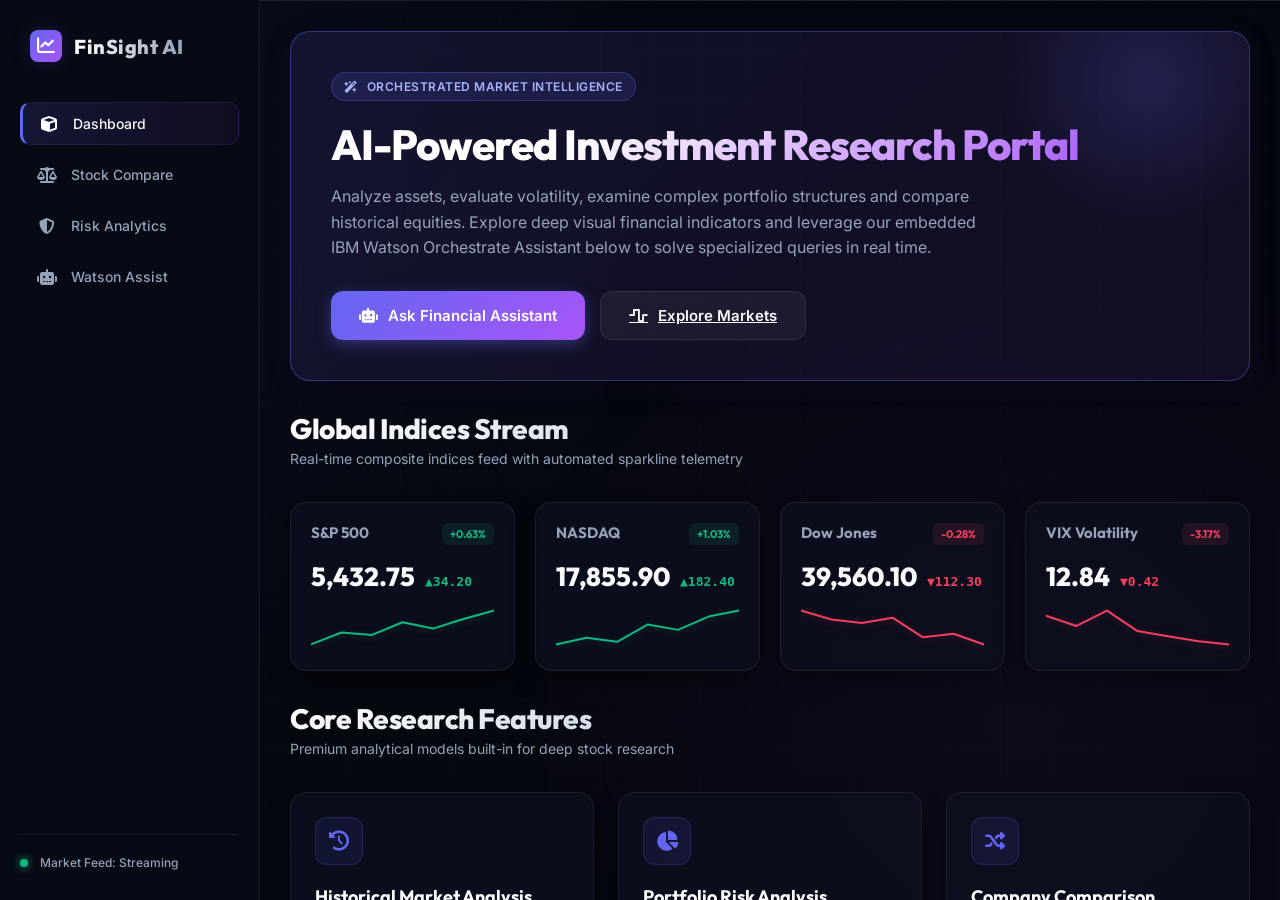
<file: index.html>
<!DOCTYPE html>
<html lang="en">
<head>
    <meta charset="UTF-8">
    <meta name="viewport" content="width=device-width, initial-scale=1.0">
    <title>FinSight AI - Premium Investment Research & Market Intelligence</title>
    
    <!-- CSS Dependencies -->
    <link rel="stylesheet" href="index.css">
    
    <!-- Icons dependency (Font Awesome) -->
    <link rel="stylesheet" href="https://cdnjs.cloudflare.com/ajax/libs/font-awesome/6.4.0/css/all.min.css">
</head>
<body>

    <div class="app-container">
        
        <!-- Sidebar Navigation -->
        <aside class="sidebar">
            <div class="logo-container">
                <div class="logo-mark">
                    <i class="fa-solid fa-chart-line logo-logo"></i>
                </div>
                <span class="logo-text">FinSight AI</span>
            </div>
            
            <nav class="sidebar-nav">
                <a class="nav-item active" data-tab="dashboard">
                    <i class="fa-solid fa-cube"></i>
                    <span>Dashboard</span>
                </a>
                <a class="nav-item" data-tab="compare">
                    <i class="fa-solid fa-scale-balanced"></i>
                    <span>Stock Compare</span>
                </a>
                <a class="nav-item" data-tab="risk">
                    <i class="fa-solid fa-shield-halved"></i>
                    <span>Risk Analytics</span>
                </a>
                <a class="nav-item" data-tab="guide">
                    <i class="fa-solid fa-robot"></i>
                    <span>Watson Assist</span>
                </a>
            </nav>
            
            <div class="sidebar-footer">
                <div class="sidebar-status-dot"></div>
                <span class="sidebar-status-text">Market Feed: Streaming</span>
            </div>
        </aside>

        <!-- Main Workspace Area -->
        <main class="main-content">
            
            <!-- Live Ticker at the absolute top -->
            <div class="ticker-wrap" id="ticker-wrap"></div>
            
            <div class="dashboard-workspace">
                
                <!-- ====== VIEW 1: DASHBOARD OVERVIEW ====== -->
                <div class="tab-view active" id="dashboard-view">
                    
                    <!-- Hero Section -->
                    <section class="hero-card">
                        <div class="hero-badge">
                            <i class="fa-solid fa-wand-magic-sparkles"></i>
                            <span>Orchestrated Market Intelligence</span>
                        </div>
                        <h1 class="hero-title">AI-Powered Investment Research Portal</h1>
                        <p class="hero-desc">
                            Analyze assets, evaluate volatility, examine complex portfolio structures and compare historical equities. Explore deep visual financial indicators and leverage our embedded IBM Watson Orchestrate Assistant below to solve specialized queries in real time.
                        </p>
                        <div class="hero-ctas">
                            <button class="btn-primary" onclick="triggerWatsonHighlight('Compare Apple and Microsoft over the last five years.')">
                                <i class="fa-solid fa-robot"></i> Ask Financial Assistant
                            </button>
                            <a href="#market-indices" class="btn-secondary">
                                <i class="fa-solid fa-wave-square"></i> Explore Markets
                            </a>
                        </div>
                    </section>

                    <!-- Market Index Cards -->
                    <div class="section-header" id="market-indices">
                        <div>
                            <h2 class="section-title">Global Indices Stream</h2>
                            <p class="section-subtitle">Real-time composite indices feed with automated sparkline telemetry</p>
                        </div>
                    </div>
                    
                    <div class="indices-grid">
                        <div class="index-card" id="idx-SP500"></div>
                        <div class="index-card" id="idx-NASDAQ"></div>
                        <div class="index-card" id="idx-DOWJONES"></div>
                        <div class="index-card" id="idx-VIX"></div>
                    </div>

                    <!-- Features Section -->
                    <div class="section-header">
                        <div>
                            <h2 class="section-title">Core Research Features</h2>
                            <p class="section-subtitle">Premium analytical models built-in for deep stock research</p>
                        </div>
                    </div>

                    <div class="grid-container">
                        <div class="glass-card">
                            <div class="card-icon"><i class="fa-solid fa-history"></i></div>
                            <h3 class="card-title">Historical Market Analysis</h3>
                            <p class="card-desc">Parse over 20 years of trade history to understand market beta, price adjustments, and volatility curves.</p>
                        </div>
                        <div class="glass-card">
                            <div class="card-icon"><i class="fa-solid fa-chart-pie"></i></div>
                            <h3 class="card-title">Portfolio Risk Analysis</h3>
                            <p class="card-desc">Evaluate asset concentrations, sector risk exposure, and get automated alerts for capital allocation.</p>
                        </div>
                        <div class="glass-card">
                            <div class="card-icon"><i class="fa-solid fa-shuffle"></i></div>
                            <h3 class="card-title">Company Comparison</h3>
                            <p class="card-desc">Side-by-side comparative grids highlighting multiples, profit margins, growth velocity, and general risk metrics.</p>
                        </div>
                        <div class="glass-card">
                            <div class="card-icon"><i class="fa-solid fa-brain"></i></div>
                            <h3 class="card-title">Financial Insights</h3>
                            <p class="card-desc">Leverage advanced neural models to summarize key valuation milestones and corporate decisions.</p>
                        </div>
                        <div class="glass-card">
                            <div class="card-icon"><i class="fa-solid fa-bullseye"></i></div>
                            <h3 class="card-title">Market Intelligence</h3>
                            <p class="card-desc">Curated summaries explaining unexpected equity volatility and intraday sector breakouts.</p>
                        </div>
                        <div class="glass-card">
                            <div class="card-icon"><i class="fa-solid fa-calendar-check"></i></div>
                            <h3 class="card-title">Earnings Analysis</h3>
                            <p class="card-desc">Decipher SEC documentation, conference transcripts, EPS beats, and forward guides instantly.</p>
                        </div>
                    </div>

                    <!-- Example Prompt Cards -->
                    <div class="section-header">
                        <div>
                            <h2 class="section-title">Ask Assistant Anything</h2>
                            <p class="section-subtitle">Select a research starter query to consult Watson Orchestrate agent</p>
                        </div>
                    </div>

                    <div class="prompts-container">
                        <div class="prompt-list">
                            <div class="prompt-card">
                                <i class="fa-solid fa-circle-question prompt-icon"></i>
                                <span class="prompt-text">Why did NVIDIA fall today?</span>
                                <i class="fa-solid fa-arrow-right prompt-arrow"></i>
                            </div>
                            <div class="prompt-card">
                                <i class="fa-solid fa-circle-question prompt-icon"></i>
                                <span class="prompt-text">Compare Apple and Microsoft over the last five years.</span>
                                <i class="fa-solid fa-arrow-right prompt-arrow"></i>
                            </div>
                            <div class="prompt-card">
                                <i class="fa-solid fa-circle-question prompt-icon"></i>
                                <span class="prompt-text">What are the risks of holding only technology stocks?</span>
                                <i class="fa-solid fa-arrow-right prompt-arrow"></i>
                            </div>
                            <div class="prompt-card">
                                <i class="fa-solid fa-circle-question prompt-icon"></i>
                                <span class="prompt-text">Explain Tesla's recent performance.</span>
                                <i class="fa-solid fa-arrow-right prompt-arrow"></i>
                            </div>
                            <div class="prompt-card">
                                <i class="fa-solid fa-circle-question prompt-icon"></i>
                                <span class="prompt-text">Which sectors outperform during high interest rates?</span>
                                <i class="fa-solid fa-arrow-right prompt-arrow"></i>
                            </div>
                        </div>
                    </div>
                </div>

                <!-- ====== VIEW 2: STOCK COMPARE VIEW ====== -->
                <div class="tab-view" id="compare-view">
                    <div class="section-header">
                        <div>
                            <h2 class="section-title">Equity Comparison Terminal</h2>
                            <p class="section-subtitle">Side-by-side evaluation of leading commercial assets</p>
                        </div>
                    </div>

                    <div class="comparison-container">
                        <!-- Selectors -->
                        <div class="glass-card compare-selector-card">
                            <h3 class="card-title"><i class="fa-solid fa-sliders"></i> Select Assests</h3>
                            <div class="selector-group">
                                <label for="compStockA">Asset A (Indigo)</label>
                                <select class="custom-select" id="compStockA">
                                    <option value="AAPL" selected>Apple Inc. (AAPL)</option>
                                    <option value="MSFT">Microsoft Corp. (MSFT)</option>
                                    <option value="NVDA">NVIDIA Corp. (NVDA)</option>
                                    <option value="TSLA">Tesla Inc. (TSLA)</option>
                                    <option value="IBM">IBM Corp. (IBM)</option>
                                </select>
                            </div>
                            <div class="selector-group">
                                <label for="compStockB">Asset B (Cyan)</label>
                                <select class="custom-select" id="compStockB">
                                    <option value="AAPL">Apple Inc. (AAPL)</option>
                                    <option value="MSFT" selected>Microsoft Corp. (MSFT)</option>
                                    <option value="NVDA">NVIDIA Corp. (NVDA)</option>
                                    <option value="TSLA">Tesla Inc. (TSLA)</option>
                                    <option value="IBM">IBM Corp. (IBM)</option>
                                </select>
                            </div>
                        </div>

                        <!-- Results grid -->
                        <div class="glass-card comparison-results-card">
                            <div class="compare-header-row">
                                <div class="company-badge-display">
                                    <span class="comp-badge comp-a" id="compBadgeA">AAPL</span>
                                    <span class="vs-divider">VS</span>
                                    <span class="comp-badge comp-b" id="compBadgeB">MSFT</span>
                                </div>
                                <div style="text-align:right;">
                                    <div style="font-size:12px; color:var(--text-muted);">Dynamic evaluation</div>
                                    <div style="font-size:13px; font-weight:600; color:var(--accent-emerald);" id="compNameA">Apple Inc.</div>
                                    <div style="font-size:13px; font-weight:600; color:var(--accent-cyan);" id="compNameB">Microsoft Corp.</div>
                                </div>
                            </div>

                            <div class="compare-metrics-list">
                                <!-- PE -->
                                <div class="metric-row">
                                    <div class="metric-label-group">
                                        <span class="metric-name">P/E Ratio (Lower is preferred)</span>
                                        <span>
                                            <span class="metric-value-a" id="valA-pe">31.2</span> vs 
                                            <span class="metric-value-b" id="valB-pe">34.5</span>
                                        </span>
                                    </div>
                                    <div class="compare-gauge">
                                        <div class="gauge-bar-a" id="gaugeA-pe"></div>
                                        <div class="gauge-bar-b" id="gaugeB-pe"></div>
                                    </div>
                                </div>

                                <!-- Market Cap -->
                                <div class="metric-row">
                                    <div class="metric-label-group">
                                        <span class="metric-name">Market Capitalization</span>
                                        <span>
                                            <span class="metric-value-a" id="valA-mcap">3.38T</span> vs 
                                            <span class="metric-value-b" id="valB-mcap">3.25T</span>
                                        </span>
                                    </div>
                                    <div class="compare-gauge">
                                        <div class="gauge-bar-a" id="gaugeA-mcap"></div>
                                        <div class="gauge-bar-b" id="gaugeB-mcap"></div>
                                    </div>
                                </div>

                                <!-- Revenue Growth -->
                                <div class="metric-row">
                                    <div class="metric-label-group">
                                        <span class="metric-name">Intraday / Revenue Growth (YoY)</span>
                                        <span>
                                            <span class="metric-value-a" id="valA-growth">5.2%</span> vs 
                                            <span class="metric-value-b" id="valB-growth">12.4%</span>
                                        </span>
                                    </div>
                                    <div class="compare-gauge">
                                        <div class="gauge-bar-a" id="gaugeA-growth"></div>
                                        <div class="gauge-bar-b" id="gaugeB-growth"></div>
                                    </div>
                                </div>

                                <!-- Profit Margin -->
                                <div class="metric-row">
                                    <div class="metric-label-group">
                                        <span class="metric-name">Operating Profit Margin</span>
                                        <span>
                                            <span class="metric-value-a" id="valA-profit">26.3%</span> vs 
                                            <span class="metric-value-b" id="valB-profit">36.2%</span>
                                        </span>
                                    </div>
                                    <div class="compare-gauge">
                                        <div class="gauge-bar-a" id="gaugeA-profit"></div>
                                        <div class="gauge-bar-b" id="gaugeB-profit"></div>
                                    </div>
                                </div>

                                <!-- Risk Score -->
                                <div class="metric-row">
                                    <div class="metric-label-group">
                                        <span class="metric-name">Beta Volatility Rating</span>
                                        <span>
                                            <span class="metric-value-a" id="valA-risk">Low</span> vs 
                                            <span class="metric-value-b" id="valB-risk">Low</span>
                                        </span>
                                    </div>
                                    <div class="compare-gauge">
                                        <div class="gauge-bar-a" id="gaugeA-risk"></div>
                                        <div class="gauge-bar-b" id="gaugeB-risk"></div>
                                    </div>
                                </div>

                                <!-- FinSight Score -->
                                <div class="metric-row">
                                    <div class="metric-label-group">
                                        <span class="metric-name">Proprietary Health Rating</span>
                                        <span>
                                            <span class="metric-value-a" id="valA-score">85</span> vs 
                                            <span class="metric-value-b" id="valB-score">89</span>
                                        </span>
                                    </div>
                                    <div class="compare-gauge">
                                        <div class="gauge-bar-a" id="gaugeA-score"></div>
                                        <div class="gauge-bar-b" id="gaugeB-score"></div>
                                    </div>
                                </div>
                            </div>
                        </div>
                    </div>
                </div>

                <!-- ====== VIEW 3: PORTFOLIO RISK VIEW ====== -->
                <div class="tab-view" id="risk-view">
                    <div class="section-header">
                        <div>
                            <h2 class="section-title">Portfolio Risk Modeler</h2>
                            <p class="section-subtitle">Simulate asset exposures to get dynamic concentration alerts</p>
                        </div>
                    </div>

                    <div class="glass-card">
                        <div class="risk-calc-grid">
                            <!-- Sliders -->
                            <div class="risk-controls">
                                <h3 class="card-title" style="margin-bottom:10px;"><i class="fa-solid fa-sliders"></i> Sector Allocations (Sum to 100%)</h3>
                                
                                <div class="slider-group">
                                    <div class="slider-info">
                                        <span class="slider-label"><i class="fa-solid fa-microchip" style="color:#818cf8; margin-right:8px;"></i> Technology</span>
                                        <span class="slider-val" id="techVal">40%</span>
                                    </div>
                                    <input type="range" class="risk-slider" id="techSlider" min="0" max="100" value="40">
                                </div>

                                <div class="slider-group">
                                    <div class="slider-info">
                                        <span class="slider-label"><i class="fa-solid fa-building-columns" style="color:#fbbf24; margin-right:8px;"></i> Financials</span>
                                        <span class="slider-val" id="financeVal">20%</span>
                                    </div>
                                    <input type="range" class="risk-slider" id="financeSlider" min="0" max="100" value="20">
                                </div>

                                <div class="slider-group">
                                    <div class="slider-info">
                                        <span class="slider-label"><i class="fa-solid fa-heart-pulse" style="color:#34d399; margin-right:8px;"></i> Healthcare</span>
                                        <span class="slider-val" id="healthVal">25%</span>
                                    </div>
                                    <input type="range" class="risk-slider" id="healthSlider" min="0" max="100" value="25">
                                </div>

                                <div class="slider-group">
                                    <div class="slider-info">
                                        <span class="slider-label"><i class="fa-solid fa-bolt" style="color:#f87171; margin-right:8px;"></i> Energy</span>
                                        <span class="slider-val" id="energyVal">15%</span>
                                    </div>
                                    <input type="range" class="risk-slider" id="energySlider" min="0" max="100" value="15">
                                </div>
                            </div>

                            <!-- visualization donut -->
                            <div class="risk-visualization-card">
                                <h3 class="card-title"><i class="fa-solid fa-pie-chart"></i> Risk Structure Diagram</h3>
                                
                                <div class="svg-donut-container">
                                    <svg class="svg-donut" viewBox="0 0 220 220">
                                        <!-- background ring -->
                                        <circle class="donut-ring" cx="110" cy="110" r="70"></circle>
                                        
                                        <!-- technology segment -->
                                        <circle class="donut-segment" id="donut-seg-tech" cx="110" cy="110" r="70" stroke="#818cf8"></circle>
                                        
                                        <!-- financials segment -->
                                        <circle class="donut-segment" id="donut-seg-finance" cx="110" cy="110" r="70" stroke="#fbbf24"></circle>
                                        
                                        <!-- healthcare segment -->
                                        <circle class="donut-segment" id="donut-seg-health" cx="110" cy="110" r="70" stroke="#34d399"></circle>
                                        
                                        <!-- energy segment -->
                                        <circle class="donut-segment" id="donut-seg-energy" cx="110" cy="110" r="70" stroke="#f87171"></circle>
                                    </svg>
                                    
                                    <div class="donut-center-labels">
                                        <div class="donut-center-title">Beta Risk</div>
                                        <div class="donut-center-value" id="portfolioRiskVal">5.8/10</div>
                                        <div class="donut-center-desc" id="portfolioRiskDesc">MODERATE</div>
                                    </div>
                                </div>

                                <div class="risk-legend">
                                    <div class="legend-item">
                                        <div class="legend-color" style="background:#818cf8;"></div>
                                        <span>Technology</span>
                                    </div>
                                    <div class="legend-item">
                                        <div class="legend-color" style="background:#fbbf24;"></div>
                                        <span>Financials</span>
                                    </div>
                                    <div class="legend-item">
                                        <div class="legend-color" style="background:#34d399;"></div>
                                        <span>Healthcare</span>
                                    </div>
                                    <div class="legend-item">
                                        <div class="legend-color" style="background:#f87171;"></div>
                                        <span>Energy</span>
                                    </div>
                                </div>

                                <!-- dynamic risk output alert box -->
                                <div class="risk-alert-box orange" id="portfolioRiskAlert">
                                    <i class="fa-solid fa-triangle-exclamation risk-alert-icon"></i>
                                    <span>Allocations remain balanced but moderate. Watch for upcoming tech index adjustments.</span>
                                </div>
                            </div>
                        </div>
                    </div>
                </div>

                <!-- ====== VIEW 4: WATSON INFORMATION GUIDE ====== -->
                <div class="tab-view" id="guide-view">
                    <div class="section-header">
                        <div>
                            <h2 class="section-title text-gradient">IBM Watson Orchestrate Portal</h2>
                            <p class="section-subtitle">Configuring and accessing your artificial financial coworker</p>
                        </div>
                    </div>

                    <div class="glass-card" style="display-flex; flex-direction:column; gap:20px; max-width:800px; padding:30px;">
                        <div style="display:flex; align-items:center; gap:15px; margin-bottom:15px;">
                            <div class="card-icon" style="margin-bottom:0; background:rgba(6, 182, 212, 0.1); color:var(--accent-cyan); border-color:rgba(6, 182, 212, 0.25);">
                                <i class="fa-solid fa-robot"></i>
                            </div>
                            <div>
                                <h3 class="card-title" style="margin-bottom:2px;">FinSight AI Assist Status: Activated</h3>
                                <p style="font-size:13px; color:var(--text-secondary);">Deployment: ibmcloud // region: au-syd</p>
                            </div>
                        </div>

                        <p class="card-desc" style="margin-bottom:20px; line-height:1.6; font-size:14.5px;">
                            Watson Orchestrate acts as your autonomous investment coworker. Instead of searching multiple documents, websites, and data sources, you can ask questions directly in the chat widget located at the bottom-right corner of this terminal.
                        </p>

                        <div style="border-top:1px solid var(--border-color); padding-top:20px;">
                            <h4 style="font-size:14px; font-weight:700; margin-bottom:12px; text-transform:uppercase; color:var(--accent-primary); letter-spacing:0.5px;">Agent Configuration Summary</h4>
                            <div style="background:rgba(0,0,0,0.2); padding:15px; border-radius:10px; font-family:monospace; font-size:12px; color:var(--text-secondary); line-height:1.6; border:1px solid var(--border-color);">
                                <span style="color:#818cf8;">orchestrationID:</span> "7771b0c18834492aa4dee4d6786fcc61_7d81a8f2-7516-478f-8781-e882f0ffcb5f"<br>
                                <span style="color:#818cf8;">agentId:</span> "fca61dde-115c-4d70-bd4d-80962c2e11d5"<br>
                                <span style="color:#818cf8;">deployment:</span> "ibmcloud" (au-syd)<br>
                                <span style="color:#818cf8;">status:</span> "ready"
                            </div>
                        </div>

                        <div style="margin-top:20px; display:flex; gap:12px;">
                            <button class="btn-primary" onclick="triggerWatsonHighlight('Explain Tesla\'s recent performance.')">
                                <i class="fa-solid fa-circle-play"></i> Launch Chat Spotlight
                            </button>
                        </div>
                    </div>
                </div>
                
            </div>

            <!-- Footer -->
            <footer>
                <div class="footer-content">
                    <div class="footer-brand">
                        <div class="footer-logo"></div>
                        <span style="font-family:var(--font-display); font-weight:700; font-size:14px; color:white;">FinSight AI</span>
                        <span class="footer-text">© 2026. All rights reserved.</span>
                    </div>
                    <div class="footer-links">
                        <a href="#" class="nav-item-link">Dashboard</a>
                        <a href="#" class="nav-item-link">Terms of Service</a>
                        <a href="#" class="nav-item-link">Privacy Regulations</a>
                        <a href="#" class="nav-item-link">Watson Orchestrate Specs</a>
                    </div>
                </div>
            </footer>

        </main>
        
    </div>

    <!-- Watson x Orchestrate Integration Script -->
    <div id="root"></div>

    <script>
      window.wxOConfiguration = {
        orchestrationID: "7771b0c18834492aa4dee4d6786fcc61_7d81a8f2-7516-478f-8781-e882f0ffcb5f",
        hostURL: "https://au-syd.watson-orchestrate.cloud.ibm.com",
        rootElementID: "root",
        deploymentPlatform: "ibmcloud",
        crn: "crn:v1:bluemix:public:watsonx-orchestrate:au-syd:a/7771b0c18834492aa4dee4d6786fcc61:7d81a8f2-7516-478f-8781-e882f0ffcb5f::",
        chatOptions: {
            agentId: "fca61dde-115c-4d70-bd4d-80962c2e11d5",
        }
      };

      setTimeout(function () {
        const script = document.createElement('script');

        script.src =
          `${window.wxOConfiguration.hostURL}/wxochat/wxoLoader.js?embed=true`;

        script.addEventListener('load', function () {
          wxoLoader.init();
        });

        document.head.appendChild(script);
      }, 0);
    </script>

    <!-- App Logic Script -->
    <script src="app.js"></script>
    
</body>
</html>
</file>
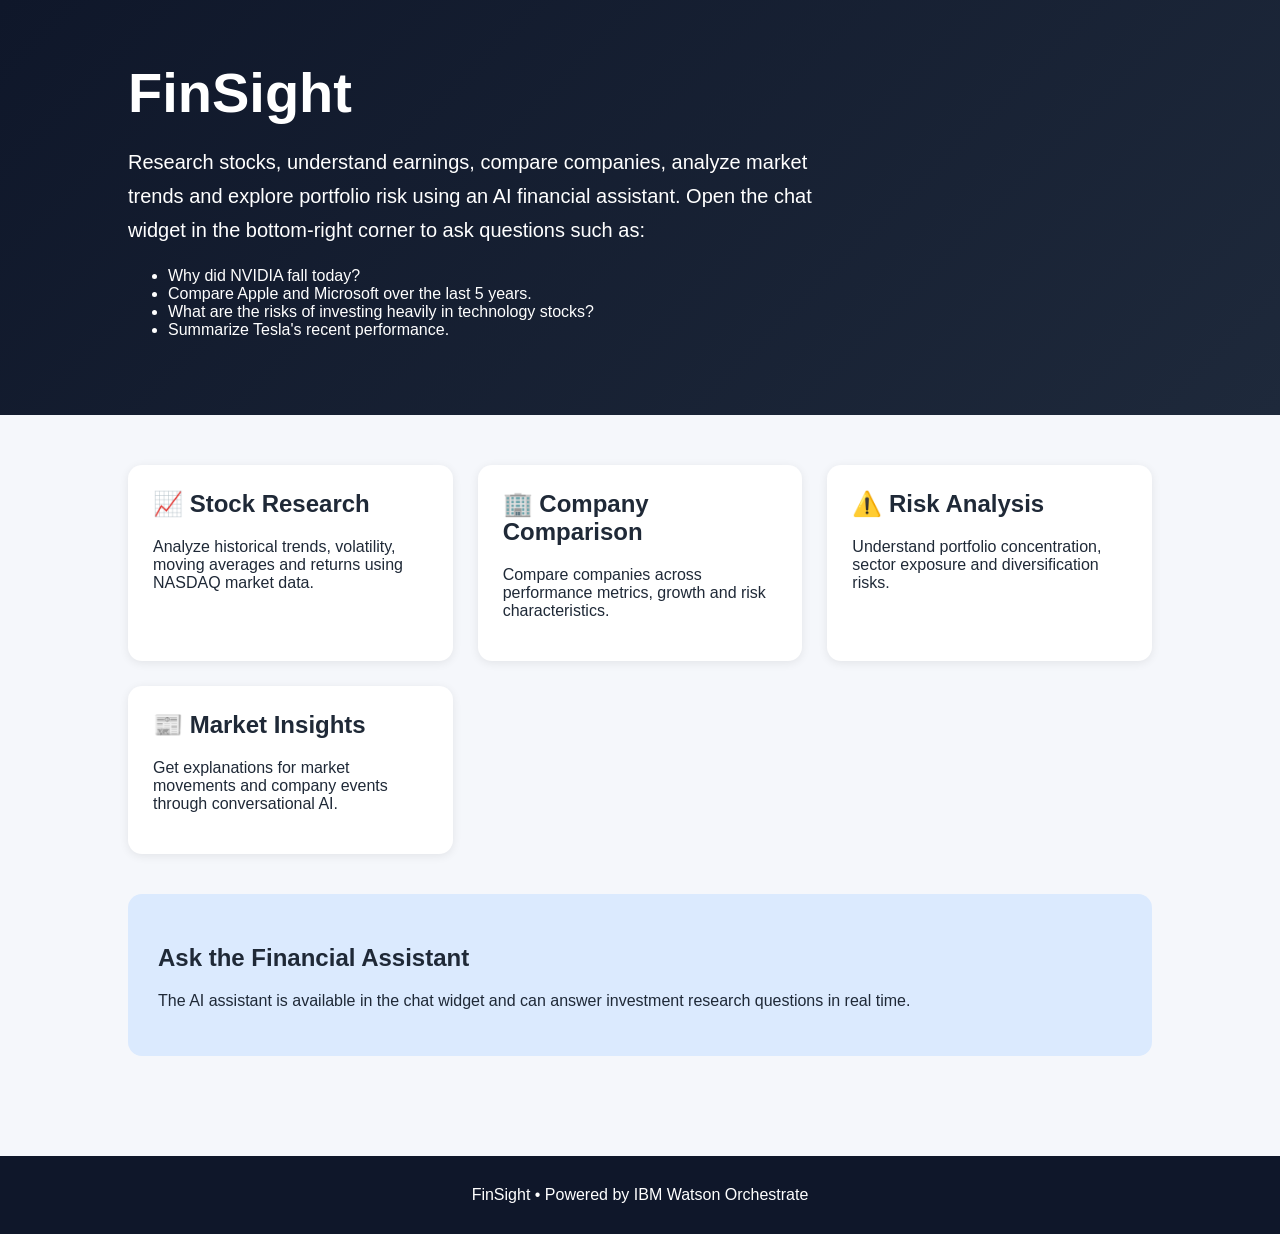
<file: test.html>
<!DOCTYPE html>
<html lang="en">
<head>
<meta charset="UTF-8">
<meta name="viewport" content="width=device-width, initial-scale=1.0">
<title>FinSight - AI Investment Research Portal</title>
<style>
body{
    margin:0;
    font-family:Arial,sans-serif;
    background:#f5f7fb;
    color:#1f2937;
}
header{
    padding:60px 10%;
    background:linear-gradient(135deg,#0f172a,#1e293b);
    color:white;
}
header h1{font-size:56px;margin:0;}
header p{font-size:20px;max-width:700px;line-height:1.7;}
.container{
    padding:50px 10%;
}
.grid{
    display:grid;
    grid-template-columns:repeat(auto-fit,minmax(280px,1fr));
    gap:25px;
}
.card{
    background:white;
    padding:25px;
    border-radius:14px;
    box-shadow:0 2px 10px rgba(0,0,0,0.08);
}
.card h2{
    margin-top:0;
}
.banner{
    margin-top:40px;
    padding:30px;
    border-radius:14px;
    background:#dbeafe;
}
footer{
    margin-top:50px;
    padding:30px;
    text-align:center;
    background:#0f172a;
    color:white;
}
</style>
</head>
<body>

<header>
<h1>FinSight</h1>
<p>
Research stocks, understand earnings, compare companies,
analyze market trends and explore portfolio risk using an AI financial assistant.
Open the chat widget in the bottom-right corner to ask questions such as:
</p>
<ul>
<li>Why did NVIDIA fall today?</li>
<li>Compare Apple and Microsoft over the last 5 years.</li>
<li>What are the risks of investing heavily in technology stocks?</li>
<li>Summarize Tesla's recent performance.</li>
</ul>
</header>

<div class="container">

<div class="grid">
<div class="card">
<h2>📈 Stock Research</h2>
<p>Analyze historical trends, volatility, moving averages and returns using NASDAQ market data.</p>
</div>

<div class="card">
<h2>🏢 Company Comparison</h2>
<p>Compare companies across performance metrics, growth and risk characteristics.</p>
</div>

<div class="card">
<h2>⚠️ Risk Analysis</h2>
<p>Understand portfolio concentration, sector exposure and diversification risks.</p>
</div>

<div class="card">
<h2>📰 Market Insights</h2>
<p>Get explanations for market movements and company events through conversational AI.</p>
</div>
</div>

<div class="banner">
<h2>Ask the Financial Assistant</h2>
<p>The AI assistant is available in the chat widget and can answer investment research questions in real time.</p>
</div>

</div>

<footer>
FinSight • Powered by IBM Watson Orchestrate
</footer>

<div id="root"></div>

<script>
window.wxOConfiguration = {
    orchestrationID: "7771b0c18834492aa4dee4d6786fcc61_7d81a8f2-7516-478f-8781-e882f0ffcb5f",
    hostURL: "https://au-syd.watson-orchestrate.cloud.ibm.com",
    rootElementID: "root",
    deploymentPlatform: "ibmcloud",
    crn: "crn:v1:bluemix:public:watsonx-orchestrate:au-syd:a/7771b0c18834492aa4dee4d6786fcc61:7d81a8f2-7516-478f-8781-e882f0ffcb5f::",
    chatOptions: {
        agentId: "fca61dde-115c-4d70-bd4d-80962c2e11d5",
    }
};

setTimeout(function () {
    const script = document.createElement('script');
    script.src = `${window.wxOConfiguration.hostURL}/wxochat/wxoLoader.js?embed=true`;
    script.addEventListener('load', function () {
        wxoLoader.init();
    });
    document.head.appendChild(script);
},0);
</script>

</body>
</html>
</file>
<file: index.css>
/* FinSight AI Design System & Styling */
@import url('https://fonts.googleapis.com/css2?family=Inter:wght@300;400;500;600;700&family=Outfit:wght@400;500;600;700;800&display=swap');

:root {
    --bg-primary: #05070f;
    --bg-secondary: #0c0e1a;
    --bg-sidebar: #070914;
    --bg-card: rgba(13, 17, 34, 0.7);
    --bg-card-hover: rgba(22, 29, 59, 0.8);
    --border-color: rgba(255, 255, 255, 0.08);
    --border-hover: rgba(99, 102, 241, 0.4);
    
    --accent-primary: #6366f1;
    --accent-secondary: #a855f7;
    --accent-cyan: #06b6d4;
    --accent-emerald: #10b981;
    --accent-rose: #f43f5e;
    --accent-glow: rgba(99, 102, 241, 0.08);
    
    --text-primary: #f8fafc;
    --text-secondary: #94a3b8;
    --text-muted: #475569;
    
    --font-sans: 'Inter', sans-serif;
    --font-display: 'Outfit', sans-serif;
    
    --transition-smooth: all 0.3s cubic-bezier(0.4, 0, 0.2, 1);
    --shadow-premium: 0 10px 30px -10px rgba(0, 0, 0, 0.7);
    --shadow-neon: 0 0 20px rgba(99, 102, 241, 0.2);
}

* {
    margin: 0;
    padding: 0;
    box-sizing: border-box;
    scrollbar-width: thin;
    scrollbar-color: var(--accent-primary) var(--bg-secondary);
}

*::-webkit-scrollbar {
    width: 6px;
    height: 6px;
}
*::-webkit-scrollbar-track {
    background: var(--bg-secondary);
}
*::-webkit-scrollbar-thumb {
    background-color: var(--accent-primary);
    border-radius: 20px;
}

body {
    font-family: var(--font-sans);
    background-color: var(--bg-primary);
    color: var(--text-primary);
    overflow-x: hidden;
    min-height: 100vh;
    display: flex;
    position: relative;
    background-image: 
        radial-gradient(circle at 10% 20%, rgba(99, 102, 241, 0.05) 0%, transparent 40%),
        radial-gradient(circle at 80% 80%, rgba(168, 85, 247, 0.05) 0%, transparent 40%);
}

/* Background grid effect */
body::before {
    content: '';
    position: absolute;
    top: 0;
    left: 0;
    width: 100%;
    height: 100%;
    background-image: linear-gradient(rgba(255, 255, 255, 0.007) 1px, transparent 1px),
                      linear-gradient(90deg, rgba(255, 255, 255, 0.007) 1px, transparent 1px);
    background-size: 50px 50px;
    z-index: -1;
    pointer-events: none;
}

/* Main Layout Grid */
.app-container {
    display: grid;
    grid-template-columns: 260px 1fr;
    width: 100%;
    min-height: 100vh;
}

/* Sidebar Styles */
.sidebar {
    background-color: var(--bg-sidebar);
    border-right: 1px solid var(--border-color);
    display: flex;
    flex-direction: column;
    padding: 30px 20px;
    position: sticky;
    top: 0;
    height: 100vh;
    z-index: 100;
}

.logo-container {
    display: flex;
    align-items: center;
    gap: 12px;
    margin-bottom: 40px;
    padding-left: 10px;
}

.logo-mark {
    width: 32px;
    height: 32px;
    background: linear-gradient(135deg, var(--accent-primary), var(--accent-secondary));
    border-radius: 8px;
    display: flex;
    align-items: center;
    justify-content: center;
    box-shadow: var(--shadow-neon);
}

.logo-logo {
    color: white;
    font-size: 18px;
    font-weight: 700;
}

.logo-text {
    font-family: var(--font-display);
    font-size: 20px;
    font-weight: 800;
    letter-spacing: 0.5px;
    background: linear-gradient(to right, #ffffff, #94a3b8);
    -webkit-background-clip: text;
    -webkit-text-fill-color: transparent;
}

.sidebar-nav {
    display: flex;
    flex-direction: column;
    gap: 8px;
    flex-grow: 1;
}

.nav-item {
    display: flex;
    align-items: center;
    gap: 14px;
    padding: 12px 16px;
    color: var(--text-secondary);
    text-decoration: none;
    border-radius: 10px;
    font-weight: 500;
    font-size: 14px;
    transition: var(--transition-smooth);
    border: 1px solid transparent;
    cursor: pointer;
}

.nav-item i {
    font-size: 16px;
    width: 20px;
    text-align: center;
}

.nav-item:hover, .nav-item.active {
    color: var(--text-primary);
    background-color: rgba(99, 102, 241, 0.08);
    border-color: rgba(99, 102, 241, 0.15);
}

.nav-item.active {
    background: linear-gradient(to right, rgba(99, 102, 241, 0.15), rgba(168, 85, 247, 0.05));
    border-left: 3px solid var(--accent-primary);
}

.sidebar-footer {
    border-top: 1px solid var(--border-color);
    padding-top: 20px;
    display: flex;
    align-items: center;
    gap: 12px;
}

.sidebar-status-dot {
    width: 8px;
    height: 8px;
    background-color: var(--accent-emerald);
    border-radius: 50%;
    box-shadow: 0 0 10px var(--accent-emerald);
    animation: pulse 2s infinite;
}

.sidebar-status-text {
    font-size: 12px;
    color: var(--text-secondary);
    font-weight: 500;
}

@keyframes pulse {
    0% { transform: scale(1); opacity: 1; }
    50% { transform: scale(1.3); opacity: 0.5; }
    100% { transform: scale(1); opacity: 1; }
}

/* Main Dashboard Panel */
.main-content {
    display: flex;
    flex-direction: column;
    overflow-y: auto;
    height: 100vh;
}

/* Top Market Ticker */
.ticker-wrap {
    width: 100%;
    background-color: rgba(12, 14, 26, 0.85);
    backdrop-filter: blur(10px);
    border-bottom: 1px solid var(--border-color);
    overflow: hidden;
    height: 40px;
    display: flex;
    align-items: center;
    position: sticky;
    top: 0;
    z-index: 90;
}

.ticker {
    display: flex;
    width: 100%;
    white-space: nowrap;
}

.ticker-item-list {
    display: inline-flex;
    animation: ticker-move 45s linear infinite;
    gap: 40px;
    padding-right: 40px;
}

.ticker-item {
    display: flex;
    align-items: center;
    gap: 8px;
    font-family: var(--font-display);
    font-weight: 600;
    font-size: 13px;
    letter-spacing: 0.5px;
}

.ticker-symbol {
    color: var(--text-primary);
}

.ticker-price {
    font-family: monospace;
}

.price-up {
    color: var(--accent-emerald);
}

.price-down {
    color: var(--accent-rose);
}

@keyframes ticker-move {
    0% { transform: translate3d(0, 0, 0); }
    100% { transform: translate3d(-100%, 0, 0); }
}

/* Dashboard Workspace Area */
.dashboard-workspace {
    padding: 30px;
    max-width: 1400px;
    width: 100%;
    margin: 0 auto;
    flex-grow: 1;
    display: flex;
    flex-direction: column;
    gap: 30px;
}

/* Section Header */
.section-header {
    display: flex;
    justify-content: space-between;
    align-items: center;
    margin-bottom: 5px;
}

.section-title {
    font-family: var(--font-display);
    font-size: 28px;
    font-weight: 800;
    letter-spacing: -0.5px;
    background: linear-gradient(135deg, #ffffff 0%, #cbd5e1 100%);
    -webkit-background-clip: text;
    -webkit-text-fill-color: transparent;
}

.section-subtitle {
    font-size: 14px;
    color: var(--text-secondary);
    margin-top: 4px;
}

/* Interactive Tabs Support */
.tab-view {
    display: none;
    animation: fade-in 0.4s ease-out forwards;
}

.tab-view.active {
    display: flex;
    flex-direction: column;
    gap: 30px;
}

@keyframes fade-in {
    from { opacity: 0; transform: translateY(10px); }
    to { opacity: 1; transform: translateY(0); }
}

/* Hero Section */
.hero-card {
    background: linear-gradient(135deg, rgba(99, 102, 241, 0.12) 0%, rgba(168, 85, 247, 0.08) 100%);
    border: 1px solid var(--border-hover);
    border-radius: 20px;
    padding: 40px;
    position: relative;
    overflow: hidden;
    box-shadow: var(--shadow-premium), var(--accent-glow) 0px 4px 30px;
}

.hero-card::before {
    content: '';
    position: absolute;
    width: 300px;
    height: 300px;
    background: radial-gradient(circle, rgba(99, 102, 241, 0.2) 0%, transparent 70%);
    top: -100px;
    right: -50px;
    z-index: 0;
    pointer-events: none;
}

.hero-badge {
    background: rgba(99, 102, 241, 0.15);
    border: 1px solid rgba(99, 102, 241, 0.3);
    color: #a5b4fc;
    padding: 6px 12px;
    border-radius: 50px;
    font-size: 12px;
    font-weight: 600;
    display: inline-flex;
    align-items: center;
    gap: 8px;
    margin-bottom: 20px;
    letter-spacing: 0.5px;
    text-transform: uppercase;
}

.hero-badge i {
    animation: glow-pulse 1.5s infinite;
}

@keyframes glow-pulse {
    0% { opacity: 0.4; }
    50% { opacity: 1; }
    100% { opacity: 0.4; }
}

.hero-title {
    font-family: var(--font-display);
    font-size: 42px;
    font-weight: 800;
    line-height: 1.15;
    margin-bottom: 15px;
    max-width: 800px;
    letter-spacing: -1px;
    background: linear-gradient(135deg, #ffffff 30%, #a855f7 100%);
    -webkit-background-clip: text;
    -webkit-text-fill-color: transparent;
}

.hero-desc {
    color: var(--text-secondary);
    font-size: 16px;
    line-height: 1.6;
    max-width: 650px;
    margin-bottom: 30px;
}

.hero-ctas {
    display: flex;
    gap: 15px;
    flex-wrap: wrap;
    z-index: 10;
    position: relative;
}

.btn-primary {
    background: linear-gradient(135deg, var(--accent-primary) 0%, var(--accent-secondary) 100%);
    color: white;
    font-weight: 600;
    padding: 14px 28px;
    border-radius: 12px;
    border: none;
    cursor: pointer;
    font-family: var(--font-sans);
    font-size: 15px;
    box-shadow: 0 4px 15px rgba(99, 102, 241, 0.4);
    display: inline-flex;
    align-items: center;
    gap: 10px;
    transition: var(--transition-smooth);
}

.btn-primary:hover {
    transform: translateY(-2px);
    box-shadow: 0 6px 20px rgba(99, 102, 241, 0.6);
}

.btn-secondary {
    background: rgba(255, 255, 255, 0.05);
    color: var(--text-primary);
    font-weight: 600;
    padding: 14px 28px;
    border-radius: 12px;
    border: 1px solid var(--border-color);
    cursor: pointer;
    font-family: var(--font-sans);
    font-size: 15px;
    display: inline-flex;
    align-items: center;
    gap: 10px;
    transition: var(--transition-smooth);
}

.btn-secondary:hover {
    background: rgba(255, 255, 255, 0.1);
    border-color: rgba(255, 255, 255, 0.2);
    transform: translateY(-2px);
}

/* Glass Card Grid */
.grid-container {
    display: grid;
    grid-template-columns: repeat(auto-fit, minmax(300px, 1fr));
    gap: 24px;
}

.glass-card {
    background: var(--bg-card);
    border: 1px solid var(--border-color);
    border-radius: 16px;
    padding: 24px;
    transition: var(--transition-smooth);
    box-shadow: var(--shadow-premium);
    position: relative;
    overflow: hidden;
}

.glass-card:hover {
    background: var(--bg-card-hover);
    border-color: var(--border-hover);
    transform: translateY(-4px);
    box-shadow: 0 15px 30px -10px rgba(0, 0, 0, 0.8), var(--accent-glow) 0px 4px 20px;
}

.card-icon {
    width: 48px;
    height: 48px;
    background: rgba(99, 102, 241, 0.1);
    border: 1px solid rgba(99, 102, 241, 0.2);
    border-radius: 12px;
    display: flex;
    align-items: center;
    justify-content: center;
    color: var(--accent-primary);
    font-size: 20px;
    margin-bottom: 20px;
    transition: var(--transition-smooth);
}

.glass-card:hover .card-icon {
    background: linear-gradient(135deg, var(--accent-primary), var(--accent-secondary));
    color: white;
    box-shadow: var(--shadow-neon);
}

.card-title {
    font-family: var(--font-display);
    font-size: 18px;
    font-weight: 700;
    margin-bottom: 10px;
    color: var(--text-primary);
}

.card-desc {
    font-size: 14px;
    color: var(--text-secondary);
    line-height: 1.5;
}

/* Market Indices Section */
.indices-grid {
    display: grid;
    grid-template-columns: repeat(4, 1fr);
    gap: 20px;
}

@media (max-width: 1024px) {
    .indices-grid {
        grid-template-columns: repeat(2, 1fr);
    }
}
@media (max-width: 600px) {
    .indices-grid {
        grid-template-columns: 1fr;
    }
    .app-container {
        grid-template-columns: 1fr;
    }
    .sidebar {
        display: none; /* Hide on mobile for basic single-page flow, or make hamburger */
    }
}

.index-card {
    background: var(--bg-card);
    border: 1px solid var(--border-color);
    border-radius: 16px;
    padding: 20px;
    box-shadow: var(--shadow-premium);
    display: flex;
    flex-direction: column;
    position: relative;
    overflow: hidden;
}

.index-header {
    display: flex;
    justify-content: space-between;
    align-items: flex-start;
    margin-bottom: 15px;
}

.index-name {
    font-family: var(--font-display);
    font-weight: 700;
    font-size: 15px;
    color: var(--text-secondary);
}

.index-badge {
    padding: 4px 8px;
    border-radius: 6px;
    font-family: var(--font-display);
    font-weight: 700;
    font-size: 11px;
}

.badge-up {
    background: rgba(16, 185, 129, 0.1);
    color: var(--accent-emerald);
}

.badge-down {
    background: rgba(244, 63, 94, 0.1);
    color: var(--accent-rose);
}

.index-price-group {
    display: flex;
    align-items: baseline;
    gap: 10px;
    margin-bottom: 12px;
}

.index-price {
    font-family: var(--font-display);
    font-weight: 800;
    font-size: 26px;
    color: var(--text-primary);
}

.index-delta {
    font-family: monospace;
    font-size: 13px;
    font-weight: 600;
}

.index-sparkline {
    width: 100%;
    height: 45px;
}

.index-sparkline path {
    fill: none;
    stroke-width: 2.2;
    stroke-linecap: round;
    stroke-linejoin: round;
    transition: var(--transition-smooth);
}

/* Sparkline Glow Effects */
.index-sparkline.up path {
    stroke: var(--accent-emerald);
    filter: drop-shadow(0 2px 4px rgba(16, 185, 129, 0.2));
}

.index-sparkline.down path {
    stroke: var(--accent-rose);
    filter: drop-shadow(0 2px 4px rgba(244, 63, 94, 0.2));
}

/* Compare Tool Section */
.comparison-container {
    display: grid;
    grid-template-columns: 2fr 3fr;
    gap: 30px;
}

@media (max-width: 900px) {
    .comparison-container {
        grid-template-columns: 1fr;
    }
}

.compare-selector-card {
    display: flex;
    flex-direction: column;
    gap: 20px;
}

.selector-group {
    display: flex;
    flex-direction: column;
    gap: 8px;
}

.selector-group label {
    font-size: 13px;
    font-weight: 600;
    color: var(--text-secondary);
}

.custom-select {
    background-color: rgba(12, 14, 26, 0.8);
    border: 1px solid var(--border-color);
    border-radius: 10px;
    padding: 12px 16px;
    color: var(--text-primary);
    font-family: var(--font-sans);
    font-weight: 500;
    outline: none;
    cursor: pointer;
    transition: var(--transition-smooth);
}

.custom-select:focus {
    border-color: var(--accent-primary);
    box-shadow: var(--shadow-neon);
}

.comparison-results-card {
    display: flex;
    flex-direction: column;
    gap: 20px;
}

.compare-header-row {
    display: flex;
    justify-content: space-between;
    align-items: center;
    border-bottom: 1px solid var(--border-color);
    padding-bottom: 15px;
}

.company-badge-display {
    display: flex;
    align-items: center;
    gap: 12px;
}

.comp-badge {
    padding: 8px 16px;
    border-radius: 8px;
    font-family: var(--font-display);
    font-weight: 700;
    font-size: 15px;
}

.comp-a {
    background: rgba(99, 102, 241, 0.15);
    border: 1px solid rgba(99, 102, 241, 0.3);
    color: #818cf8;
}

.comp-b {
    background: rgba(6, 182, 212, 0.15);
    border: 1px solid rgba(6, 182, 212, 0.3);
    color: #22d3ee;
}

.vs-divider {
    font-family: var(--font-display);
    font-weight: 800;
    color: var(--text-muted);
}

.compare-metrics-list {
    display: flex;
    flex-direction: column;
    gap: 20px;
}

.metric-row {
    display: flex;
    flex-direction: column;
    gap: 8px;
}

.metric-label-group {
    display: flex;
    justify-content: space-between;
    font-size: 14px;
    font-weight: 600;
}

.metric-name {
    color: var(--text-primary);
}

.metric-value-a {
    color: #818cf8;
}

.metric-value-b {
    color: #22d3ee;
}

/* Comparison bar gauge */
.compare-gauge {
    display: grid;
    grid-template-columns: 1fr 1fr;
    background: rgba(255, 255, 255, 0.03);
    height: 8px;
    border-radius: 4px;
    overflow: hidden;
    position: relative;
    border: 1px solid rgba(255, 255, 255, 0.05);
}

.gauge-bar-a {
    background: var(--accent-primary);
    justify-self: end;
    height: 100%;
    border-radius: 4px 0 0 4px;
    transition: var(--transition-smooth);
}

.gauge-bar-b {
    background: var(--accent-cyan);
    justify-self: start;
    height: 100%;
    border-radius: 0 4px 4px 0;
    transition: var(--transition-smooth);
}

/* Risk Analyzer Section */
.risk-calc-grid {
    display: grid;
    grid-template-columns: 1fr 1.2fr;
    gap: 30px;
}

@media (max-width: 900px) {
    .risk-calc-grid {
        grid-template-columns: 1fr;
    }
}

.risk-controls {
    display: flex;
    flex-direction: column;
    gap: 20px;
}

.slider-group {
    display: flex;
    flex-direction: column;
    gap: 8px;
}

.slider-info {
    display: flex;
    justify-content: space-between;
    align-items: center;
}

.slider-label {
    font-size: 14px;
    font-weight: 500;
    color: var(--text-secondary);
}

.slider-val {
    font-family: var(--font-display);
    font-weight: 700;
    color: var(--text-primary);
}

.risk-slider {
    -webkit-appearance: none;
    width: 100%;
    height: 6px;
    background: rgba(255, 255, 255, 0.05);
    border-radius: 3px;
    outline: none;
}

.risk-slider::-webkit-slider-thumb {
    -webkit-appearance: none;
    appearance: none;
    width: 16px;
    height: 16px;
    border-radius: 50%;
    cursor: pointer;
    transition: var(--transition-smooth);
}

#techSlider::-webkit-slider-thumb { background: #818cf8; }
#financeSlider::-webkit-slider-thumb { background: #fbbf24; }
#healthSlider::-webkit-slider-thumb { background: #34d399; }
#energySlider::-webkit-slider-thumb { background: #f87171; }

#techSlider { background: rgba(129, 140, 248, 0.1); }
#financeSlider { background: rgba(251, 191, 36, 0.1); }
#healthSlider { background: rgba(52, 211, 153, 0.1); }
#energySlider { background: rgba(248, 113, 113, 0.1); }

.risk-visualization-card {
    display: flex;
    flex-direction: column;
    align-items: center;
    justify-content: center;
    position: relative;
}

.svg-donut-container {
    position: relative;
    width: 220px;
    height: 220px;
    margin: 20px 0;
}

.svg-donut {
    transform: rotate(-90deg);
    width: 100%;
    height: 100%;
}

.donut-ring {
    fill: none;
    stroke: rgba(255, 255, 255, 0.03);
    stroke-width: 24;
}

.donut-segment {
    fill: none;
    stroke-width: 24;
    stroke-linecap: round;
    transition: var(--transition-smooth);
    cursor: pointer;
}

.donut-center-labels {
    position: absolute;
    top: 50%;
    left: 50%;
    transform: translate(-50%, -50%);
    text-align: center;
}

.donut-center-title {
    font-size: 12px;
    color: var(--text-secondary);
    text-transform: uppercase;
    letter-spacing: 1px;
}

.donut-center-value {
    font-family: var(--font-display);
    font-size: 32px;
    font-weight: 800;
    color: var(--accent-emerald);
}

.donut-center-desc {
    font-size: 11px;
    font-weight: 600;
    color: var(--text-muted);
}

.risk-legend {
    display: grid;
    grid-template-columns: repeat(2, 1fr);
    gap: 15px;
    width: 100%;
    margin-top: 15px;
}

.legend-item {
    display: flex;
    align-items: center;
    gap: 10px;
    font-size: 13px;
    color: var(--text-secondary);
}

.legend-color {
    width: 12px;
    height: 12px;
    border-radius: 3px;
}

/* Risk Alerts */
.risk-alert-box {
    margin-top: 20px;
    background: rgba(239, 68, 68, 0.08);
    border: 1px solid rgba(239, 68, 68, 0.2);
    border-radius: 10px;
    padding: 12px 18px;
    display: flex;
    align-items: center;
    gap: 12px;
    font-size: 13px;
    color: #fca5a5;
    width: 100%;
    animation: fade-in 0.3s;
}

.risk-alert-box.green {
    background: rgba(16, 185, 129, 0.08);
    border: 1px solid rgba(16, 185, 129, 0.2);
    color: #a7f3d0;
}

.risk-alert-box.orange {
    background: rgba(245, 158, 11, 0.08);
    border: 1px solid rgba(245, 158, 11, 0.2);
    color: #fde68a;
}

.risk-alert-icon {
    font-size: 16px;
}

/* Example Prompts Setup */
.prompts-container {
    display: flex;
    flex-direction: column;
    gap: 18px;
}

.prompt-list {
    display: grid;
    grid-template-columns: repeat(auto-fit, minmax(250px, 1fr));
    gap: 16px;
}

.prompt-card {
    background: rgba(255, 255, 255, 0.02);
    border: 1px solid var(--border-color);
    border-radius: 12px;
    padding: 18px;
    display: flex;
    align-items: flex-start;
    gap: 14px;
    cursor: pointer;
    transition: var(--transition-smooth);
}

.prompt-card:hover {
    background: rgba(99, 102, 241, 0.06);
    border-color: rgba(99, 102, 241, 0.3);
    transform: translateY(-2px);
}

.prompt-icon {
    color: var(--accent-primary);
    font-size: 16px;
    margin-top: 2px;
}

.prompt-text {
    font-size: 14px;
    line-height: 1.5;
    color: var(--text-primary);
    font-weight: 500;
}

.prompt-arrow {
    align-self: center;
    color: var(--text-muted);
    font-size: 12px;
    margin-left: auto;
    transition: var(--transition-smooth);
}

.prompt-card:hover .prompt-arrow {
    color: var(--accent-primary);
    transform: translateX(4px);
}

/* Footer Section */
footer {
    border-top: 1px solid var(--border-color);
    background-color: var(--bg-secondary);
    padding: 40px 30px;
    margin-top: 60px;
}

.footer-content {
    max-width: 1400px;
    margin: 0 auto;
    display: flex;
    justify-content: space-between;
    align-items: center;
    flex-wrap: wrap;
    gap: 20px;
}

.footer-brand {
    display: flex;
    align-items: center;
    gap: 10px;
}

.footer-logo {
    width: 24px;
    height: 24px;
    background: linear-gradient(135deg, var(--accent-primary), var(--accent-secondary));
    border-radius: 6px;
}

.footer-text {
    font-size: 13px;
    color: var(--text-muted);
}

.footer-links {
    display: flex;
    gap: 20px;
}

.footer-links a {
    font-size: 13px;
    color: var(--text-secondary);
    text-decoration: none;
    transition: var(--transition-smooth);
}

.footer-links a:hover {
    color: var(--accent-primary);
}

/* IBM Watson Agent Container Styling */
#root {
    position: fixed;
    bottom: 20px;
    right: 20px;
    z-index: 9999;
}

/* Adding a custom container layout to make widget fit perfectly */
.watson-guide-card {
    background: linear-gradient(135deg, rgba(17, 24, 47, 0.8) 0%, rgba(12, 14, 26, 0.9) 100%);
    border: 1px solid rgba(99, 102, 241, 0.25);
    box-shadow: 0 20px 40px -15px rgba(0, 0, 0, 0.9), var(--accent-glow) 0 0 30px;
    border-radius: 16px;
}

.badge-pulse {
    position: relative;
}

.badge-pulse::after {
    content: '';
    position: absolute;
    width: 8px;
    height: 8px;
    background-color: var(--accent-cyan);
    border-radius: 50%;
    top: -2px;
    right: -2px;
    box-shadow: 0 0 6px var(--accent-cyan);
    animation: pulse 1.5s infinite;
}
</file>
